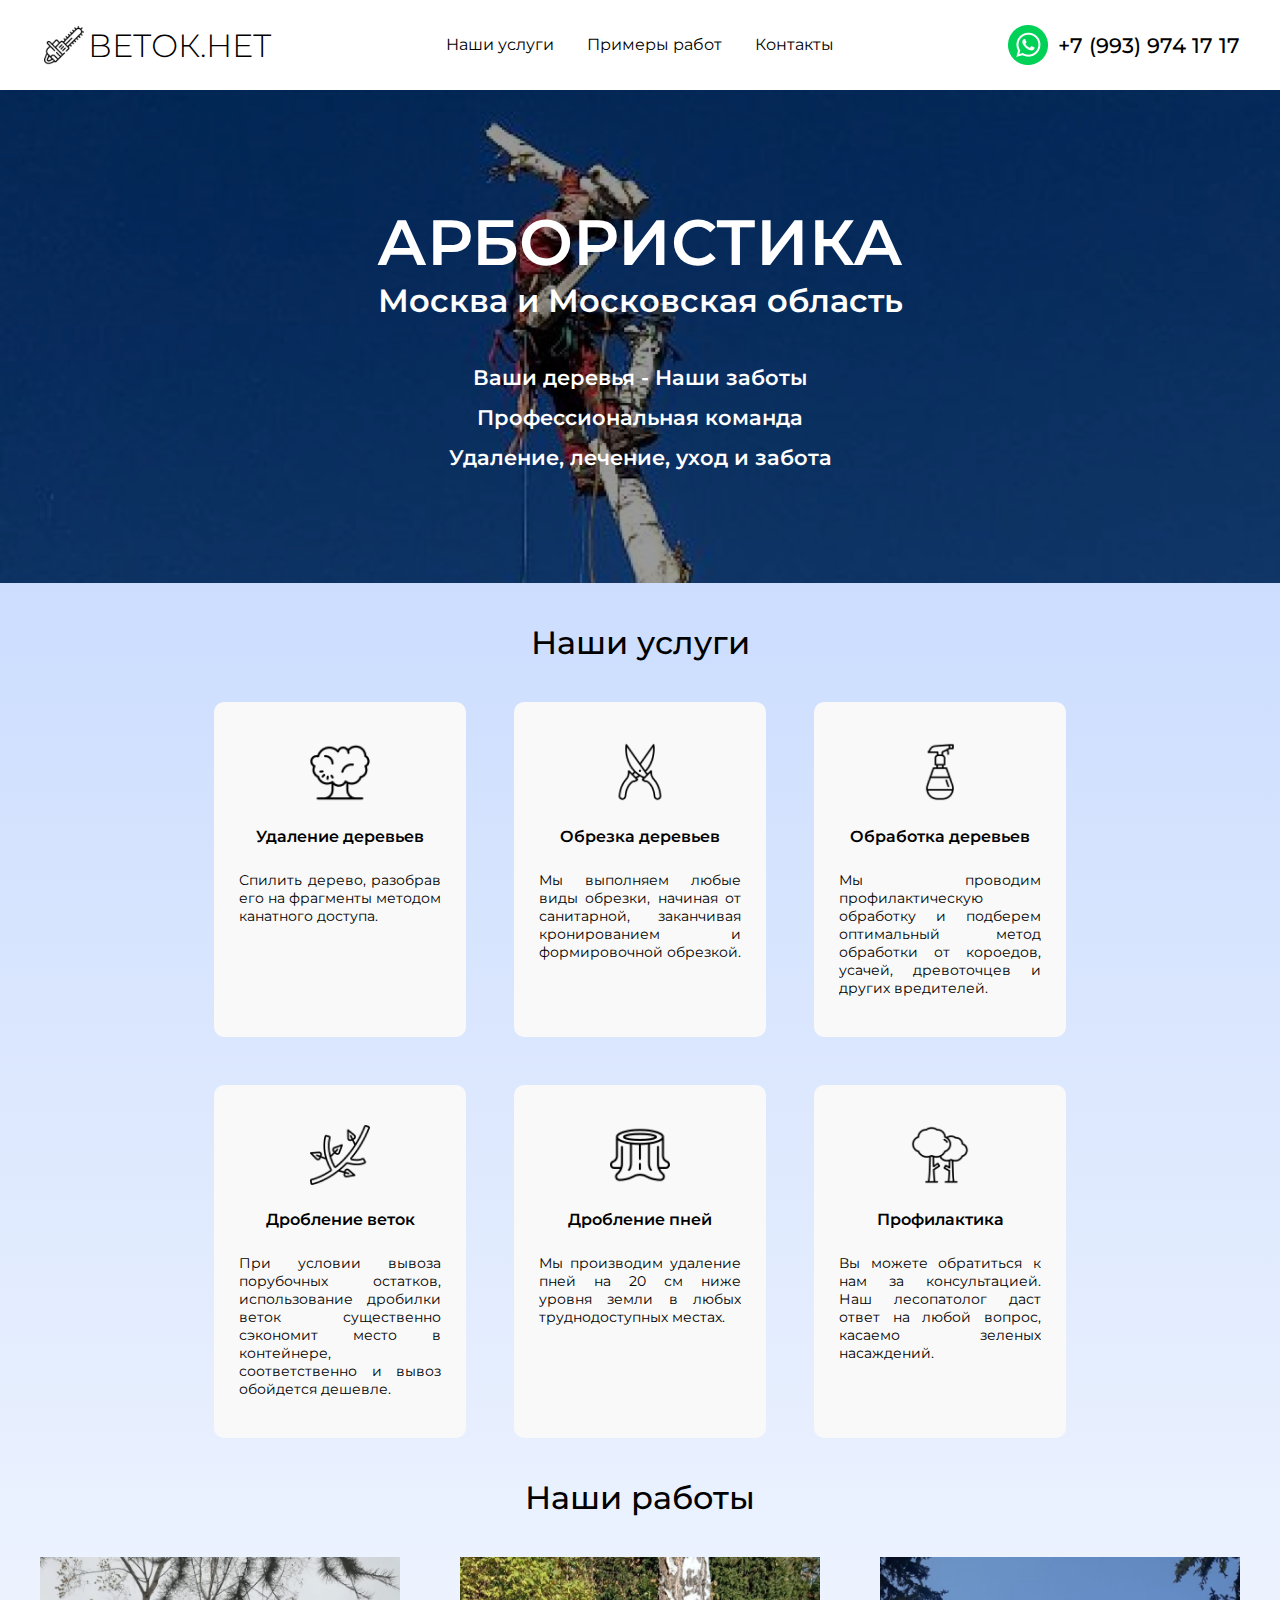
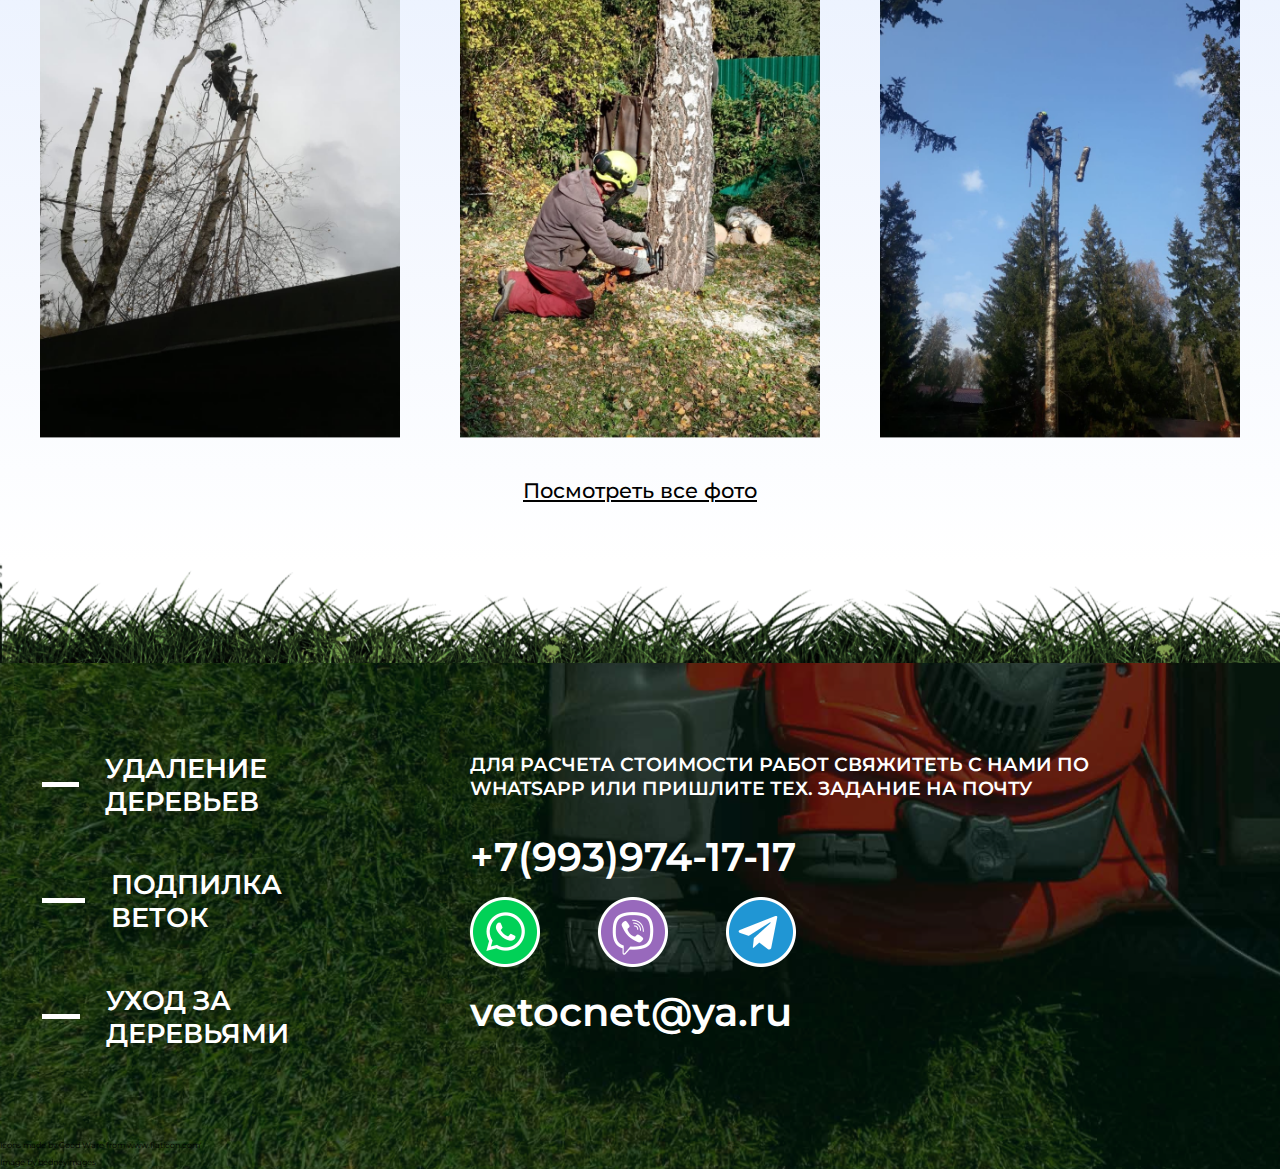
<file: index.html>
<!DOCTYPE html>
<html>

<head>
    <meta charset="UTF-8">
    <meta name="viewport" content="width=device-width, initial-scale=1.0">
    <title>ВЕТОК.НЕТ Удаление, спил, обрезка, валка деревьев</title>
    <meta name="og:title" content="ВЕТОК.НЕТ Удаление, спил, обрезка, валка деревьев">
    <meta name="og:type" content="article">
    <meta name="og:url" content="https://vetoc.net/">
    <meta name="robots" content="index, follow, max-image-preview:large, max-snippet:-1, max-video-preview:-1">
    <meta property="og:title" content="vetoc.net - Арбористика. Удаление, спил, обрезка, валка деревьев">
    <meta property="og:description" content="Удаление деревьев. Спил, обрезка, валка, распиловка, каблинг, обработка от вредителей.  Расчистка участков под ключ. Дробление веток, пней.">
    <meta name="og:description" content="Удаление деревьев. Спил, обрезка, валка, распиловка, каблинг, обработка от вредителей.  Расчистка участков под ключ. Дробление веток, пней.">
    <meta name="keywords" content="Арбористика, спил, обрезка, удаление, веток, пней, удаление деревьев, валка деревьев, обработка деревьев, дробление веток, дробление пней, расчистка участков, распиловка, под ключ, услуги арбориста, москва, мо, московская область" />
    <link rel="apple-touch-icon" sizes="120x120" href="./favicons/apple-touch-icon.png">
    <link rel="icon" type="image/png" sizes="32x32" href="./favicons/favicon-32x32.png">
    <link rel="icon" type="image/png" sizes="16x16" href="./favicons/favicon-16x16.png">
    <link rel="manifest" href="./favicons/site.webmanifest">
    <link rel="mask-icon" href="./favicons/safari-pinned-tab.svg" color="#5bbad5">
    <meta name="msapplication-TileColor" content="#da532c">
    <meta name="theme-color" content="#ffffff">
    <link rel="stylesheet" href="style.css">
    <link rel="preconnect" href="https://fonts.googleapis.com">
    <link rel="preconnect" href="https://fonts.gstatic.com" crossorigin>
    <link href="https://fonts.googleapis.com/css2?family=Montserrat:wght@300;400;500;600;700&display=swap"
        rel="stylesheet">
    <script defer src="./hovercontrol.js"></script>
</head>

<body>
    <header class="header">
        <div class="header__container">
            <div class="header__logo">
                <img src="./images/saw 2x.png" alt="logo" width="48px" height="40px">
                <a href="./index.html">
                    <h2 class="header__logo-name">ВЕТОК.НЕТ</h2>
                </a>
            </div>
            <input type="checkbox" id="burger">
            <label class="burger-container" for="burger">
                <div class="button-burger"></div>
            </label>
            <ul class="header__menu">
                <li class="menu__item"><a class="menu__link" href="#services">Наши услуги</a></li>
                <li class="menu__item"><a class="menu__link" href="./portfolio.html">Примеры работ</a></li>
                <li class="menu__item"><a class="menu__link" href="./contacts.html">Контакты</a></li>
            </ul>
            <div class="header__phone">
                <img src="./images/watsapp 1.png" alt="whatsApp">
                <a class="header__phone-link" href="https://wa.me/79939741717">+7 (993) 974 17 17</a>
            </div>
        </div>
    </header>

    <main class="main">
        <section class="section hero">
            <div class="hero__container">
                <div class="hero__text-box">
                    <h1 class="hero__title">АРБОРИСТИКА</h1>
                    <div class="hero__text">
                        <h3 class="hero__location">Москва и Московская область</h3>
                        <div class="hero__mottos">
                            <p class="hero__motto">Ваши деревья - Наши заботы</p>
                            <p class="hero__motto">Профессиональная команда</p>
                            <p class="hero__motto">Удаление, лечение, уход и забота</p>
                        </div>
                    </div>
                </div>
            </div>
        </section>
        <div class="sections-bg">
            <section id="services" class="section services">
                <div class="service__container">
                    <div>
                        <h3 class="services__title section__title">Наши услуги</h3>
                    </div>
                    <div class="services__cards-box">
                        <div class="services__card">
                            <img class="services__card-img" src="./images/tree-block1.png" alt="Удаление деревьев">
                            <h4 class="services__card-title">Удаление деревьев</h4>
                            <p class="services__card-description">Спилить дерево, разобрав его на фрагменты методом
                                канатного
                                доступа.
                            </p>
                        </div>
                        <div class="services__card">
                            <img class="services__card-img" src="./images/block2.png" alt="Обрезка деревьев">
                            <h4 class="services__card-title">Обрезка деревьев</h4>
                            <p class="services__card-description">Мы выполняем любые виды обрезки, начиная от
                                санитарной,
                                заканчивая
                                кронированием и
                                формировочной
                                обрезкой.</p>
                        </div>
                        <div class="services__card">
                            <img class="services__card-img" src="./images/block3.png" alt="Обработка деревьев">
                            <h4 class="services__card-title">Обработка деревьев</h4>
                            <p class="services__card-description">Мы проводим профилактическую обработку и подберем
                                оптимальный
                                метод
                                обработки от короедов,
                                усачей, древоточцев и других вредителей.</p>
                        </div>
                        <div class="services__card">
                            <img class="services__card-img" src="./images/block4.png" alt="Дробление веток">
                            <h4 class="services__card-title">Дробление веток</h4>
                            <p class="services__card-description">При условии вывоза порубочных остатков, использование
                                дробилки
                                веток
                                существенно сэкономит
                                место
                                в контейнере, соответственно и вывоз обойдется дешевле.</p>
                        </div>
                        <div class="services__card">
                            <img class="services__card-img" src="./images/block5.png" alt="Дробление пней">
                            <h4 class="services__card-title">Дробление пней</h4>
                            <p class="services__card-description">Мы производим удаление пней на 20 см ниже уровня земли
                                в любых
                                труднодоступных местах.</p>
                        </div>
                        <div class="services__card">
                            <img class="services__card-img" src="./images/block6.png" alt="Профилактика">
                            <h4 class="services__card-title">Профилактика</h4>
                            <p class="services__card-description">Вы можете обратиться к нам за консультацией. Наш
                                лесопатолог
                                даст
                                ответ на любой вопрос,
                                касаемо
                                зеленых насаждений.</p>
                        </div>
                    </div>
                </div>
            </section>
            <section class="section portfolio">
                <h3 class="portfolio__title section__title">Наши работы</h3>
                <div class="portfolio__photo-box">
                    <img class="portfolio__item" src="./images/photo1.png" alt="Фото примеров работ">
                    <img class="portfolio__item" src="./images/photo2.png" alt="Фото примеров работ">
                    <img class="portfolio__item" src="./images/photo3.png" alt="Фото примеров работ">
                </div>
                <a class="portfolio__link" href="./portfolio.html">Посмотреть все фото</a>

            </section>
        </div>
    </main>

    <footer class="footer">
        <div class="bg-grass"></div>
        <div class="footer__container">
            <div class="footer__darkening">
                <div class="footer__centering">
                    <div class="footer__summary">
                        <div class="footer__summary-item">
                            <div class="footer__summary-dash"></div>
                            <p class="footer__summary-text">УДАЛЕНИЕ
                                ДЕРЕВЬЕВ</p>
                        </div>
                        <div class="footer__summary-item">
                            <div class="footer__summary-dash"></div>
                            <p class="footer__summary-text">ПОДПИЛКА
                                ВЕТОК</p>
                        </div>
                        <div class="footer__summary-item">
                            <div class="footer__summary-dash"></div>
                            <p class="footer__summary-text">УХОД ЗА
                                ДЕРЕВЬЯМИ</p>
                        </div>
                    </div>
                    <div class="footer__contacts">
                        <p class="footer__contacts-text">ДЛЯ РАСЧЕТА СТОИМОСТИ РАБОТ СВЯЖИТЕТЬ С НАМИ ПО WHATSAPP ИЛИ
                            ПРИШЛИТЕ ТЕХ.&nbsp;ЗАДАНИЕ НА ПОЧТУ
                        </p>
                        <div class="footer__contacts-links">
                            <a class="footer__contacts-phone" href="tel:+7 (993) 974 17 17">+7(993)974-17-17</a>
                            <div class="footer__contacts-socials">
                                <a href="https://wa.me/79939741717"><img src="./images/watsapp-icon.png" alt="WhatsApp"
                                        width="70px" height="70px"></a>
                                <a href="viber://chat/?number=%2B79939741717"><img src="./images/viber-icon.png"
                                        alt="Viber" width="70px" height="70px"></a>
                                <a href="https://t.me/+79939741717"><img src="./images/telegram-icon.png" alt="Telegram"
                                        width="70px" height="70px"></a>
                            </div>
                            <a class="footer__contacts-mail" href="mailto:vetocnet@yandex.ru">vetocnet@ya.ru</a>
                        </div>
                    </div>
                </div>
                <div class="flaticon"> Icons made by <a href="https://www.flaticon.com/authors/good-ware"
                        title="Good Ware"> Good Ware </a> from <a href="https://www.flaticon.com/"
                        title="Flaticon">www.flaticon.com'</a></div>
                <a class="flaticon"
                    href="https://www.freepik.com/free-photo/close-up-fresh-grass_945658.htm#query=grass&position=3&from_view=search&track=sph">Image
                    by bedneyimages</a>
            </div>
        </div>
        </div>
    </footer>
    <!-- Yandex.Metrika counter -->
<script type="text/javascript">
        (function(m,e,t,r,i,k,a){
            m[i]=m[i]||function(){(m[i].a=m[i].a||[]).push(arguments)};
            m[i].l=1*new Date();
            k=e.createElement(t),a=e.getElementsByTagName(t)[0],k.async=1,k.src=r,a.parentNode.insertBefore(k,a)
        })(window, document,'script','//mc.yandex.ru/metrika/tag.js', 'ym');
    
        ym(93719355, 'init', {accurateTrackBounce:true, trackLinks:true, clickmap:true, params: {__ym: {isFromApi: 'yesIsFromApi'}}});
    </script>
    <noscript><div><img src="https://mc.yandex.ru/watch/93719355" style="position:absolute; left:-9999px;" alt="" /></div></noscript>
    <!-- /Yandex.Metrika counter -->
</body>

</html>
</file>
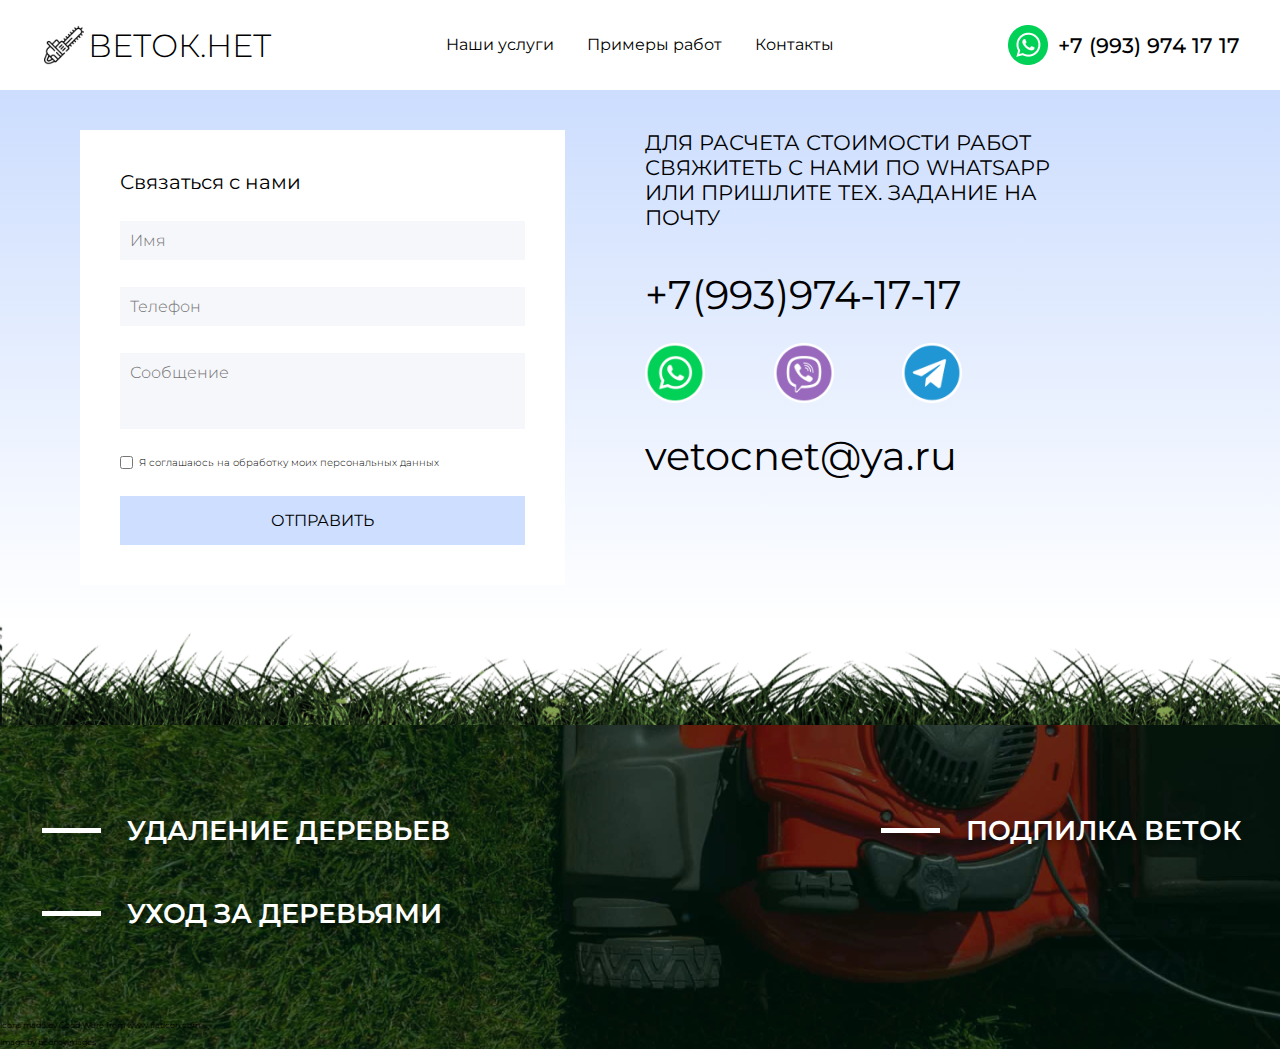
<file: contacts.html>
<!DOCTYPE html>
<html>

<head>
    <meta charset="UTF-8">
    <meta name="viewport" content="width=device-width, initial-scale=1.0">
    <title>ВЕТОК.НЕТ Удаление, спил, обрезка, валка деревьев</title>
    <meta name="og:title" content="ВЕТОК.НЕТ Удаление, спил, обрезка, валка деревьев">
    <meta name="og:type" content="article">
    <meta name="og:url" content="https://vetoc.net/">
    <meta name="robots" content="index, follow, max-image-preview:large, max-snippet:-1, max-video-preview:-1">
    <meta property="og:title" content="vetoc.net - Арбористика. Удаление, спил, обрезка, валка деревьев">
    <meta property="og:description" content="Удаление деревьев. Спил, обрезка, валка, распиловка, каблинг, обработка от вредителей.  Расчистка участков под ключ. Дробление веток, пней.">
    <meta name="og:description" content="Удаление деревьев. Спил, обрезка, валка, распиловка, каблинг, обработка от вредителей.  Расчистка участков под ключ. Дробление веток, пней.">
    <meta name="keywords" content="Арбористика, спил, обрезка, удаление, веток, пней, удаление деревьев, валка деревьев, обработка деревьев, дробление веток, дробление пней, расчистка участков, распиловка, под ключ, услуги арбориста, москва, мо, московская область" />
    <link rel="apple-touch-icon" sizes="120x120" href="./favicons/apple-touch-icon.png">
    <link rel="icon" type="image/png" sizes="32x32" href="./favicons/favicon-32x32.png">
    <link rel="icon" type="image/png" sizes="16x16" href="./favicons/favicon-16x16.png">
    <link rel="manifest" href="./favicons/site.webmanifest">
    <link rel="mask-icon" href="./favicons/safari-pinned-tab.svg" color="#5bbad5">
    <meta name="msapplication-TileColor" content="#da532c">
    <meta name="theme-color" content="#ffffff">
    <link rel="stylesheet" href="style.css">
    <link rel="preconnect" href="https://fonts.googleapis.com">
    <link rel="preconnect" href="https://fonts.gstatic.com" crossorigin>
    <link href="https://fonts.googleapis.com/css2?family=Montserrat:wght@300;400;500;600;700&display=swap"
        rel="stylesheet">
    <script defer src="./form.js"></script>
    <script defer src="./hovercontrol.js"></script>
</head>

<body>
    <header class="header">
        <div class="header__container">
            <div class="header__logo">
                <img src="./images/saw 2x.png" alt="logo" width="48px" height="40px">
                <a href="./index.html">
                    <h2 class="header__logo-name">ВЕТОК.НЕТ</h2>
                </a>
            </div>
            <input type="checkbox" id="burger">
            <label class="burger-container" for="burger">
                <div class="button-burger"></div>
            </label>
            <ul class="header__menu">
                <li class="menu__item"><a class="menu__link" href="./index.html">Наши услуги</a></li>
                <li class="menu__item"><a class="menu__link" href="./portfolio.html">Примеры работ</a></li>
                <li class="menu__item"><a class="menu__link" href="./contacts.html">Контакты</a></li>
            </ul>
            <div class="header__phone">
                <img src="./images/watsapp 1.png" alt="whatsApp">
                <a class="header__phone-link" href="https://wa.me/79939741717">+7 (993) 974 17 17</a>
            </div>
        </div>
    </header>
    <main>
        <section class="section contacts-form">
            <div class="contacts-form-container">
                <form class="form" action="">
                    <p class="form__title">Связаться с нами</p>
                    <input class="form__input-name" type="text" name="name" placeholder="Имя" required>
                    <input class="form__input-numb" type="tel" name="number" placeholder="Телефон" pattern="[0-9+()-]+" required>
                    <textarea class="form__input-message" cols="37" name="message" placeholder="Сообщение"></textarea>
                    <div class="form__agreement">
                        <input class="form__checkbox" type="checkbox" id="politics" required>
                        <p class="checkbox-text">Я соглашаюсь на обработку моих персональных данных</p>
                    </div>
                    <button class="form__btn" type="submit">ОТПРАВИТЬ</button>
                </form>
                <div class="contacts">
                    <p class="contacts__description">ДЛЯ РАСЧЕТА СТОИМОСТИ РАБОТ СВЯЖИТЕТЬ С НАМИ ПО WHATSAPP ИЛИ
                        ПРИШЛИТЕ ТЕХ.&nbsp;ЗАДАНИЕ НА ПОЧТУ
                    </p>
                    <div class="contacts__links-box">
                        <a class="contacts__phone-number" href="tel:+7 (993) 974 17 17">+7(993)974-17-17</a>
                        <div class="contacts__socials">
                            <a href="https://wa.me/79939741717"><img src="./images/watsapp-icon.png" alt="WhatsApp"
                                    width="60px" height="60px"></a>
                            <a href="viber://chat/?number=%2B79939741717"><img src="./images/viber-icon.png" alt="Viber"
                                    width="60px" height="60px"></a>
                            <a href="https://t.me/+79939741717"><img src="./images/telegram-icon.png" alt="Telegram"
                                    width="60px" height="60px"></a>
                        </div>
                        <a class="contacts__email" href="mailto:vetocnet@yandex.ru">vetocnet@ya.ru</a>
                    </div>
                </div>
            </div>
        </section>
    </main>
    <footer class="footer">
        <div class="bg-grass"></div>
        <div class="footer__container">
            <div class="footer__darkening">
            <div class="footer__centering">
                    <div class="footer__summary footer__summary-contacts">
                        <div class="footer__summary-item">
                            <div class="footer__summary-dash"></div>
                            <p class="footer__summary-text">УДАЛЕНИЕ
                                ДЕРЕВЬЕВ</p>
                        </div>
                        <div class="footer__summary-item">
                            <div class="footer__summary-dash"></div>
                            <p class="footer__summary-text">ПОДПИЛКА
                                ВЕТОК</p>
                        </div>
                        <div class="footer__summary-item">
                            <div class="footer__summary-dash"></div>
                            <p class="footer__summary-text">УХОД ЗА
                                ДЕРЕВЬЯМИ</p>
                        </div>
                    </div>
                </div>
                <div class="flaticon"> Icons made by <a href="https://www.flaticon.com/authors/good-ware" title="Good Ware"> Good Ware </a> from <a href="https://www.flaticon.com/" title="Flaticon">www.flaticon.com'</a></div>
                <a class="flaticon" href="https://www.freepik.com/free-photo/close-up-fresh-grass_945658.htm#query=grass&position=3&from_view=search&track=sph">Image by bedneyimages</a>
            </div>
        </div>
    </footer>
    <!-- Yandex.Metrika counter -->
<script type="text/javascript">
        (function(m,e,t,r,i,k,a){
            m[i]=m[i]||function(){(m[i].a=m[i].a||[]).push(arguments)};
            m[i].l=1*new Date();
            k=e.createElement(t),a=e.getElementsByTagName(t)[0],k.async=1,k.src=r,a.parentNode.insertBefore(k,a)
        })(window, document,'script','//mc.yandex.ru/metrika/tag.js', 'ym');
    
        ym(93719355, 'init', {accurateTrackBounce:true, trackLinks:true, clickmap:true, params: {__ym: {isFromApi: 'yesIsFromApi'}}});
    </script>
    <noscript><div><img src="https://mc.yandex.ru/watch/93719355" style="position:absolute; left:-9999px;" alt="" /></div></noscript>
    <!-- /Yandex.Metrika counter -->
</body>

</html>
</file>
<file: style.css>
* {
    box-sizing: border-box;
    margin: 0;
    padding: 0;
    font-family: 'Montserrat', sans-serif;
}

a {
    text-decoration: none;
    color: #000000;
}

.sections-bg {
    background: linear-gradient(180deg, #CCDDFE 0%, #FFF 100%);
}

/* Effects */

.a:hover {
    cursor: pointer;
}

.menu__link::after {
    display: block;
    content: '';
    border-bottom: solid 1px #092c5b;
    transform: scaleX(0);
    transition: transform 250ms ease-in-out;
}

.hasHover .menu__link:hover:after {
    transform: scaleX(1);
}

.hasHover .header__phone:hover {
    -webkit-transform: translateY(-3px);
    -ms-transform: translateY(-3px);
    transform: translateY(-3px);
}


.portfolio__link:hover {
    -webkit-transform: translateY(-3px);
    -ms-transform: translateY(-3px);
    transform: translateY(-3px);
}

.portfolio__link:hover {
    color: #1d3711
}

.form__btn:hover {
    background: #e5eeff;
    border: 1px solid #e5eeff;
    cursor: pointer;
}

:focus::-webkit-input-placeholder {
    color: transparent;
    border: #CCDDFE;
}

:focus::-moz-placeholder {
    color: transparent;
}

:focus:-moz-placeholder {
    color: transparent;
}

:focus:-ms-input-placeholder {
    color: transparent;
}

input:focus {
    border: 1px solid #CDDEFF;
    -webkit-transition: 0.5s;
    transition: 0.5s;
    outline: none;
}

textarea:focus {
    border: 1px solid #CDDEFF;
    -webkit-transition: 0.5s;
    transition: 0.5s;
    outline: none;
}

/* BURGER */

.header__menu>li {
    overflow: hidden;
    margin: 0 1rem;
}

.burger-container {
    display: none;
    height: 100%;
    width: 30px;
    cursor: pointer;
    flex-direction: column;
    justify-content: center;
    align-items: center;
}

#burger {
    display: none;
}

.button-burger,
.button-burger::before,
.button-burger::after {
    display: block;
    background-color: #000000;
    position: absolute;
    height: 4px;
    width: 30px;
    transition: transform 400ms cubic-bezier(0.23, 1, 0.32, 1);
    border-radius: 2px;
}

.button-burger::before {
    content: '';
    margin-top: -8px;
}

.button-burger::after {
    content: '';
    margin-top: 8px;
}

#burger:checked+.burger-container .button-burger::before {
    margin-top: 0px;
    transform: rotate(405deg);
}

#burger:checked+.burger-container .button-burger {
    background: rgba(255, 255, 255, 0);
}

#burger:checked+.burger-container .button-burger::after {
    margin-top: 0px;
    transform: rotate(-405deg);
}

/* BURGER */

/* header */

.header__container {
    display: flex;
    flex-direction: row;
    align-items: center;
    justify-content: space-between;
    padding: 1.563rem 2.5rem;
}

.header__logo {
    display: flex;
    flex-direction: row;
    align-items: center;
}

.header__logo>a {
    text-decoration: none;
}

.header__logo-name {
    font-size: 2rem;
    font-weight: 300;
    color: #000000;
}

.header__menu {
    display: flex;
    justify-content: space-between;
    width: 35%;
}

.menu__item {
    text-align: center;
    transition: all 0.5s ease;
}

.menu__link {
    font-size: 1rem;
    font-weight: 400;
    color: #000000;
    text-decoration: none;
}

.header__phone {
    display: flex;
    gap: 0.625rem;
    align-items: center;
    transition: all 0.5s ease;
}

.header__phone-link {
    text-decoration: none;
    font-size: 1.3rem;
    font-weight: 500;
    color: #000000;
}

/* end header */

/* hero */

.hero__container {
    background: url(./images/BG-greeting.png);
    background-size: cover;
    background-position-x: center;
}

.hero__text-box {
    background: rgba(0, 0, 0, 0.4);
    color: #FFFFFF;
    display: flex;
    flex-direction: column;
    gap: 0;
    align-items: center;
    justify-content: center;
    padding: 7.063rem 2.5rem;

}

.hero__title {
    font-size: 4rem;
    font-weight: 600;
}

.hero__text {
    display: flex;
    flex-direction: column;
    gap: 2.813rem;
    align-items: center;
    justify-content: center;
}

.hero__location {
    font-size: 2rem;
    font-weight: 600;
    text-align: center;
}

.hero__mottos {
    display: flex;
    flex-direction: column;
    align-items: center;
    justify-content: center;
    gap: 0.938rem;
}

.hero__motto {
    font-size: 1.3rem;
    font-weight: 600;
}

/* hero end*/

.section__title {
    font-size: 2rem;
    font-weight: 500;
    padding: 2.5rem 0;
    text-align: center;
}

/* services - карточки */

.services__container {
    padding: 2.5rem 2.5rem 0 2.5rem;
}

.services__cards-box {
    width: 85%;
    display: flex;
    flex-direction: row;
    flex-wrap: wrap;
    justify-content: center;
    gap: 3rem;
    padding: 0 2.5rem;
    margin: 0 auto;
}

.services__card {
    width: 25%;
    min-width: 20%;
    display: flex;
    flex-direction: column;
    gap: 1.563rem;
    align-items: center;
    border-radius: 0.625rem;
    background: #F9F9F9;
    padding: 2.5rem 1.563rem;
}

.services__card-title {
    font-size: 1rem;
    font-weight: 600;
    text-align: center;
}

.services__card-description {
    font-size: 0.875rem;
    font-weight: 400;
    overflow: hidden;
    text-overflow: ellipsis;
    text-align: justify;
    text-align-last: left;
}

/* конец services - карточки */


/* portfolio */

.portfolio {
    display: flex;
    flex-direction: column;
    gap: 0;
    align-items: center;
    padding: 0 2.5rem 3.75rem 2.5rem;
}

.portfolio__photo-box {
    width: 100%;
    display: flex;
    justify-content: space-between;
    padding-bottom: 2.5rem;
}

.portfolio__item,
.portfolio__item-v {
    max-width: 30%;
    transition: all 0.5s ease;
}

.hasHover .portfolio__item:hover,
.hasHover .portfolio__item-v:hover {
    cursor: pointer;
    transform: scale(1.02) translateY(-3px);
}

.portfolio__link {
    font-size: 1.3rem;
    font-weight: 500;
    text-decoration: underline;
    color: #000000;
    transition: all 0.5s ease;
}

.popup-hidden {
    display: none !important;
}

.popup-image {
    position: fixed;
    display: flex;
    top: 0;
    left: 0;
    width: 100%;
    height: 100%;
    background: rgba(227, 227, 227, 0.8);
    justify-content: center;
    align-items: center;
}

.popup-image-wrapper {
    display: flex;
    width: 100%;
    height: 100%;
    justify-content: center;
    align-items: center;
    position: relative;
}

.popup-image-wrapper img {
    max-width: 60%;
}

.popup-image-wrapper span {
    position: absolute;
    top: 0;
    right: 15px;
    font-size: 4.5rem;
}

.arrow {
    width: 30%;
    height: 100%;
    font-size: 5rem;
    display: flex;
    justify-content: center;
    align-items: center;
    cursor: pointer;
    user-select: none
}

.arrow:hover {
    cursor: pointer;
}



/* end portfolio */

/* background grass */

.bg-grass {
    background: url(./images/grass.png);
    background-size: cover;
    height: 100px;
}

/* end background grass */

/* footer */

.flaticon {
    font-size: 0.5rem;
    padding: 0;
    margin: 0;
}

.footer__container {
    background: url(./images/footer-BG.png);
    background-size: cover;
    background-position-x: center;
}

.footer__darkening {
    background: #00180D99;
}

.footer__centering {
    display: flex;
    gap: 10rem;
    padding: 5.563rem 2.375rem 5.625rem 2.625rem;
}

.footer__summary {
    display: flex;
    flex-direction: column;
    flex-wrap: wrap;
    align-items: flex-start;
    gap: 3.125rem;
}

.footer__summary-contacts {
    flex-direction: row;
    justify-content: space-between;
    width: 100%;
}

.footer__summary-item {
    display: flex;
    align-items: center;
    gap: 1.625rem;
    color: #FFFFFF;
}

.footer__summary-dash {
    width: 3.688rem;
    height: 0.3rem;
    background: #FFFFFF;
}

.footer__summary-text {
    color: #FFFFFF;
    text-shadow: 0px 4px 4px rgba(0, 0, 0, 0.25);
    font-size: 1.7rem;
    font-weight: 600;
}

.footer__contacts {
    display: flex;
    flex-direction: column;
    align-items: flex-start;
    gap: 2rem;
}

.footer__contacts-text {
    color: #FFFFFF;
    font-size: 1.2rem;
    font-weight: 600;
    max-width: 82%;
}

.footer__contacts-links {
    display: flex;
    flex-direction: column;
    gap: 1rem;
    width: fit-content;
}

.footer__contacts-phone {
    color: #FFFFFF;
    font-size: 2.5rem;
    font-weight: 600;
    text-decoration: none;
}

.footer__contacts-socials {
    display: flex;
    justify-content: space-between;
}

.footer__contacts-mail {
    color: #FFFFFF;
    text-decoration: none;
    font-size: 2.5rem;
    font-weight: 600;
}



/* СТРАНИЦА ПОРТФОЛИО 

               advantages */

.advantages__container {
    padding: 0 2.5rem;
}

.advantages__list {
    padding: 0 1.313rem 0 1.313rem;
    display: flex;
    flex-direction: column;
    align-items: flex-start;
    gap: 0.938rem;
}

.advantages__tick {
    display: flex;
    align-items: center;
    font-weight: 400;
}

.advantages__tick img {
    width: 2.3rem;
}

.advantages__tick p {
    font-size: 1.3rem;
    font-style: normal;
    font-weight: 400;
    line-height: normal;
}

.portfolio__gallery,
.portfolio__gallery-video {
    width: 100%;
    display: flex;
    flex-wrap: wrap;
    justify-content: space-between;
    gap: 3.5rem 0;
    padding: 1.5rem 0 1.688rem 0;
}

.portfolio__item,
.portfolio__item-v {
    width: 30%;
}

/* КОНЕЦ СТРАНИЦЫ ПОРТФОЛИО 

               advantages */

/* СТРАНИЦА КОНТАКТЫ 

               footer */

.contacts-form {
    background: linear-gradient(180deg, #CCDDFE 0%, #FFF 100%);
}

.contacts-form-container {
    padding: 2.5rem 5rem 2.5rem 5rem;
    display: flex;
    gap: 5rem;
}

.contacts__page {
    display: flex;
    justify-content: space-between;
    align-items: flex-start;
    padding: 4.688rem 2.5rem 4.688rem 2.5rem;
}

.summary__contacts {
    display: flex;
    gap: 3.125rem;
}

.form {
    display: flex;
    flex-direction: column;
    gap: 1.688rem;
    background: #FFFFFF;
    border: none;
    padding: 2.5rem;
}

.form__title {
    color: #000000;
    font-size: 1.25rem;
    font-weight: 400;
}

.form__input-name,
.form__input-numb,
.form__input-message {
    background: #F6F7FB;
    border: none;
    padding: 0.625rem;
    font-size: 1rem;
    font-weight: 300;
    color: #000000;
}

.form__input-message {
    height: 4.75rem;
    resize: none;
}

.form__agreement {
    display: flex;
    gap: 0.375rem;
}

.checkbox-text {
    color: #000000;
    font-size: 0.625rem;
    font-weight: 300;
}

.form__btn {
    background: #CDDEFF;
    border: 1px solid #CDDEFF;
    font-size: 1rem;
    font-weight: 400;
    color: #000000;
    padding: 0.875rem 1.25rem;
}

.contacts {
    display: flex;
    flex-direction: column;
    align-items: flex-start;
    gap: 2.5rem;
}

.contacts__links-box {
    width: fit-content;
    display: flex;
    flex-direction: column;
    gap: 1.5rem;
}

.contacts__description {
    color: #000000;
    font-size: 1.3rem;
    font-weight: 400;
    max-width: 82%;
}

.contacts__phone-number {
    color: #000000;
    font-size: 2.5rem;
    font-weight: 400;
    text-decoration: none;
}

.contacts__socials {
    width: 100%;
    display: flex;
    justify-content: space-between;
}

.contacts__email {
    color: #000000;
    text-decoration: none;
    font-size: 2.5rem;
    font-weight: 400;
}

@media (min-width: 1921px) {

    .header,
    main,
    .footer__centering {
        max-width: 80%;
        margin: 0 auto;
    }


}

@media (max-width: 1024px) {

    .services__cards-box {
        width: 100%;
        gap: 2rem;
    }

    .services__card {
        max-width: 33%;
        min-width: 33%;
        padding: 1.875rem 1rem;
    }

    /* CONTACTS PAGE */
    .contacts-form-container {
        flex-direction: column;
    }

    /* CONTACTS PAGE ENDS */

    .footer__summary {
        flex-direction: column;
    }

    .footer__summary-text,
    .footer__contacts-text,
    .contacts__description {
        font-size: 1rem;
    }


    /* BURGER MENU */

    .burger-container {
        display: flex;
    }

    .header__menu {
        position: absolute;
        top: 0;
        margin-top: 70px;
        left: 0;
        flex-direction: column;
        width: 100%;
        justify-content: center;
        align-items: center;
    }

    #burger~.header__menu li {
        height: 0;
        margin: 0;
        padding: 0;
        border: 0;
        transition: height 400ms cubic-bezier(0.23, 1, 0.32, 1);
    }

    #burger:checked~.header__menu li {
        border-top: 1px solid #0f3362;
        height: 2.5em;
        padding: 0.5em;
        transition: height 400ms cubic-bezier(0.23, 1, 0.32, 1);
    }

    .header__menu>li {
        display: flex;
        justify-content: center;
        margin: 0;
        padding: 0.5em 0;
        width: 100%;
        color: white;
        background-color: #FFFFFF;
    }

    .header__menu>li:not(:last-child) {
        border-bottom: 1px solid #444;
    }

    /* BURGER MENU ENDS */

}

@media (max-width: 800px) {

    .header__container {
        padding: 0.875rem;
    }

    .header__logo img {
        width: 30px;
        height: 30px;
    }

    .header__logo-name {
        font-size: 1.25rem;
    }

    .header__phone img {
        width: 20px;
        height: 20px;
    }

    .header__phone-link {
        font-size: 1rem;
    }

    .hero__text-box {
        padding: 2.75rem
    }

    .hero__title {
        font-size: 2rem;
    }

    .hero__location,
    .section__title {
        font-size: 1.25rem;
    }

    .hero__motto,
    .services__card-title {
        font-size: 0.875rem;
    }

    .section__title {
        padding: 1.3rem 0;
    }

    .services__cards-box {
        flex-wrap: nowrap;
        overflow-x: scroll;
        justify-content: unset;
    }

    .services__card {
        width: unset;
        max-width: 40%;
        flex-shrink: 0;
    }

    .services__card-img {
        width: 40px;
        height: 40px;
    }

    .services__card-description {
        font-size: 0.75rem;
    }

    .portfolio__link {
        font-size: 1rem;
    }

    .footer__centering {
        padding: 1rem 0.875rem;
        flex-direction: column;
        gap: 3.4rem;
    }

    .footer__summary {
        gap: 1.625rem;
    }

    .contacts-form-container {
        padding: 1.5rem 1.5rem 1.5rem 1.5rem;
    }

    .footer__contacts {
        gap: 0.625rem;
    }

    .footer__contacts-phone,
    .footer__contacts-mail,
    .contacts__phone-number,
    .contacts__email {
        font-size: 1.625rem;
    }

    .footer__contacts-socials a img,
    .contacts__socials a img {
        width: 40px;
        height: 40px;
    }

    .footer__contacts-links {
        display: flex;
        flex-direction: column;
        width: fit-content;
        gap: 0.625rem;
    }

    .footer__contacts-socials {
        justify-content: space-between;
        gap: 0;
    }

    /* PORTFOLIO PAGE */
    .advantages__tick {
        align-items: center;
    }

    .advantages__tick p {
        font-size: 1rem;
        line-height: 1.5rem;
    }

    .advantages__tick img {
        width: 2rem;
    }

    .advantages__container,
    .portfolio {
        padding: 0 0.875rem;
    }

    .portfolio__gallery,
    .portfolio__gallery-video {
        gap: 1.8rem 0
    }

    .portfolio__item,
    .portfolio__item-v {
        width: 47%;
    }

    .arrow,
    #close {
        font-size: 2.5rem;
    }


    /* PORTFOLIO PAGE ENDS */

    /* CONTACTS PAGE */
    .contacts__description {
        font-size: 1rem;
    }

    /* CONTACTS PAGE ENDS*/


    /* BURGER MENU */

    .burger-container {
        display: flex;
    }

    .header__menu {
        position: absolute;
        top: 0;
        margin-top: 58px;
        left: 0;
        flex-direction: column;
        width: 100%;
        justify-content: center;
        align-items: center;
    }

    #burger~.header__menu li {
        height: 0;
        margin: 0;
        padding: 0;
        border: 0;
        transition: height 400ms cubic-bezier(0.23, 1, 0.32, 1);
    }

    #burger:checked~.header__menu li {
        border: 1px solid #0f3362;
        height: 2.5em;
        padding: 0.5em;
        transition: height 400ms cubic-bezier(0.23, 1, 0.32, 1);
    }

    .header__menu>li {
        display: flex;
        justify-content: center;
        margin: 0;
        padding: 0.5em 0;
        width: 100%;
        color: white;
        background-color: #FFFFFF;
    }

    .header__menu>li:not(:last-child) {
        border-bottom: 1px solid #444;
    }

    /* BURGER MENU ENDS */
}

@media (max-width: 599px) {
    .services__card {
        max-width: 60%;
    }

    .footer__contacts {
        align-items: center;
    }

    .footer__contacts-text {
        text-align: center;
    }

    .contacts {
        align-items: center;
    }

    .contacts__description {
        text-align: center;
    }
}

@media (max-width: 390px) {
    .header__container {
        flex-direction: column;
        gap: 1.2rem;
    }

    .header__menu {
        margin-top: 85px;
    }

    .services__card {
        max-width: 80%;
    }

    .form {
        padding: 1.3rem;
    }

    .contacts-form-container {
        padding: 1rem 0.875rem 1rem 0.875rem;
        gap: 2rem;
    }

}
</file>
